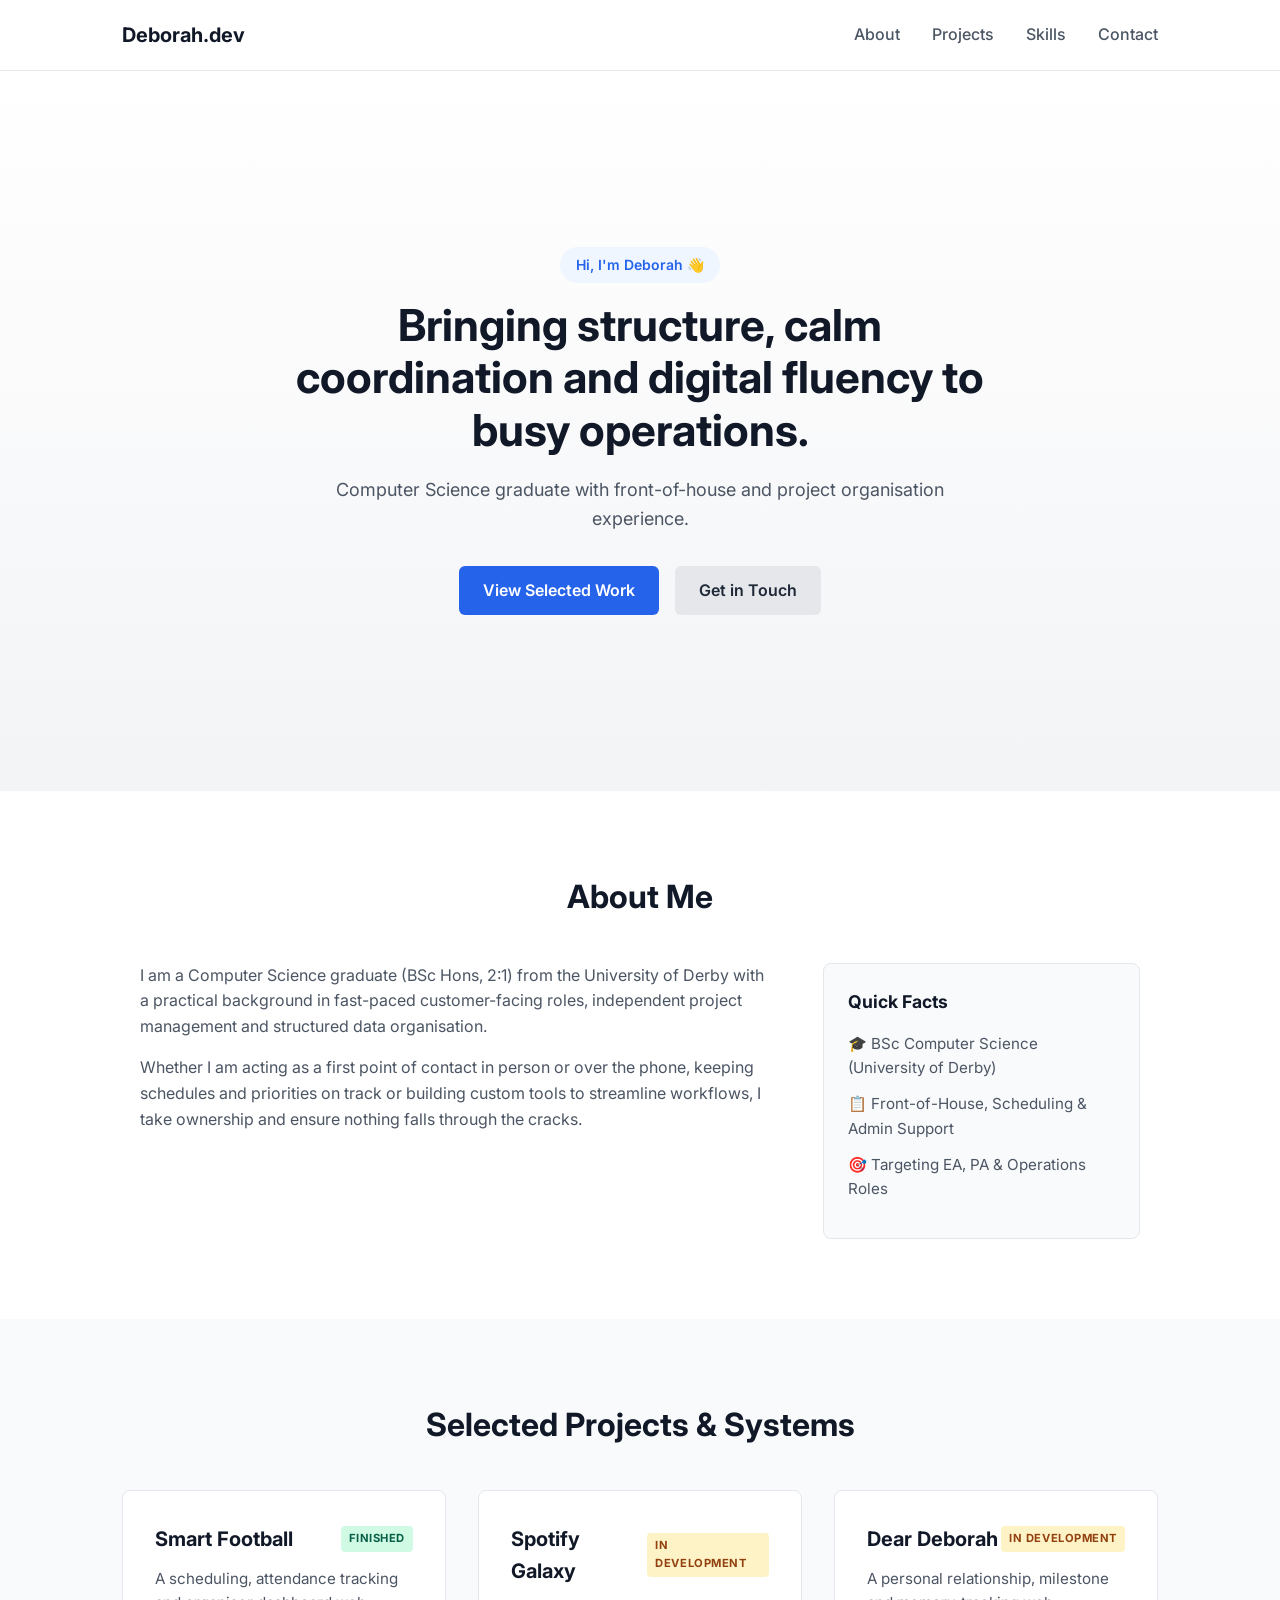
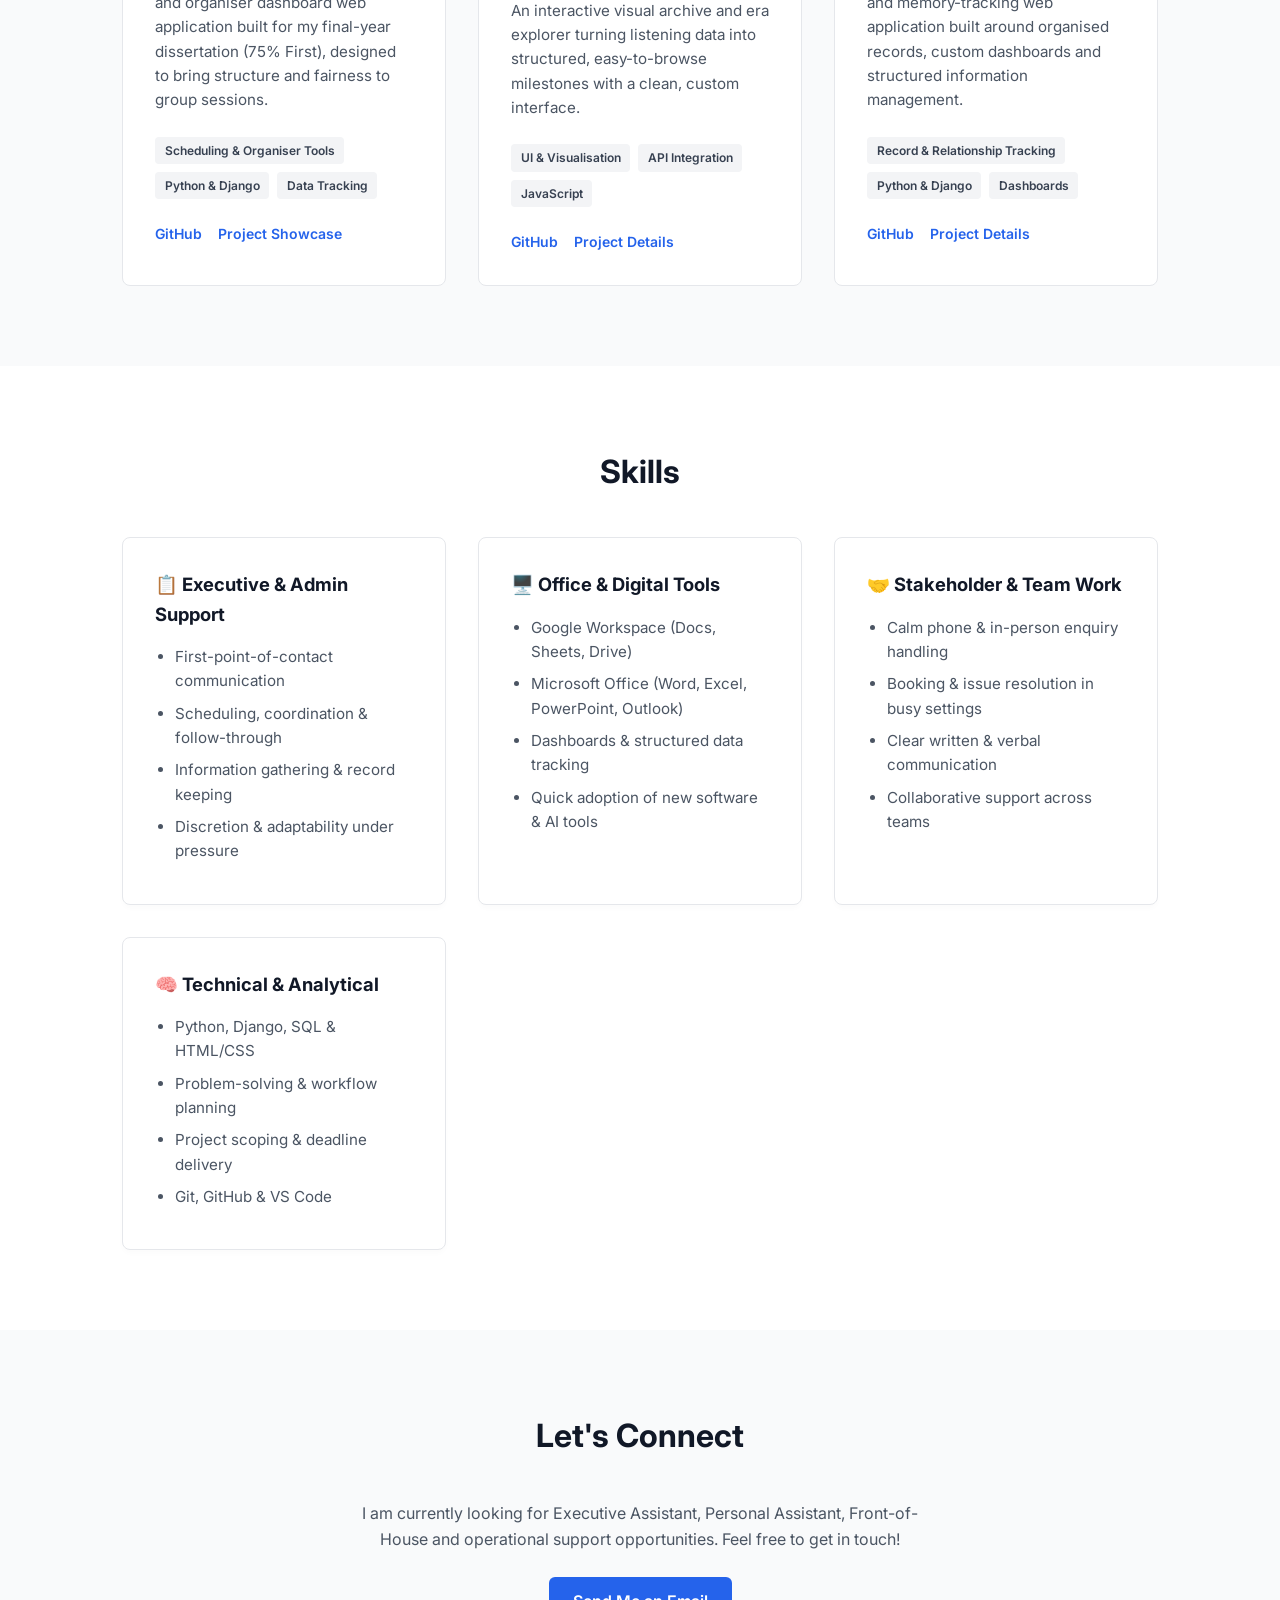
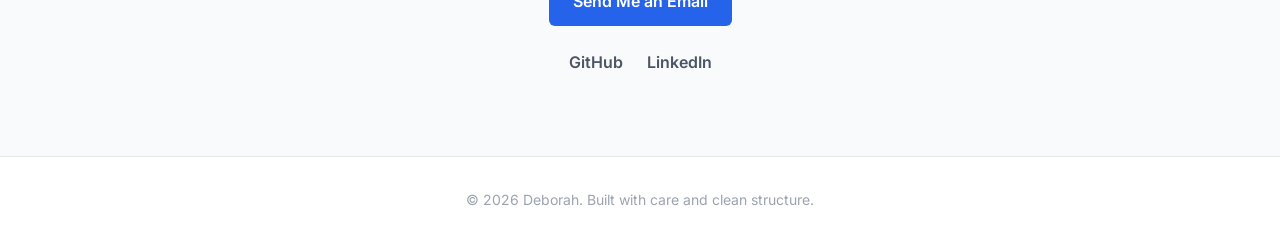
<file: index.html>
<!DOCTYPE html>
<html lang="en">
<head>
    <meta charset="UTF-8">
    <meta name="viewport" content="width=device-width, initial-scale=1.0">
    <title>Deborah | Executive & Personal Assistant | Operations & Digital Support</title>
    <link rel="stylesheet" href="style.css">
    <!-- Google Fonts -->
    <link rel="preconnect" href="https://fonts.googleapis.com">
    <link rel="preconnect" href="https://fonts.gstatic.com" crossorigin>
    <link href="https://fonts.googleapis.com/css2?family=Inter:wght@300;400;500;600;700&display=swap" rel="stylesheet">
</head>
<body>

    <!-- Navigation -->
    <header>
        <nav class="navbar">
            <a href="index.html" class="logo">Deborah.dev</a>
            <ul class="nav-links">
                <li><a href="index.html#about">About</a></li>
                <li><a href="index.html#projects">Projects</a></li>
                <li><a href="index.html#skills">Skills</a></li>
                <li><a href="index.html#contact">Contact</a></li>
            </ul>
        </nav>
    </header>

    <!-- Hero Section -->
    <section class="hero">
        <div class="hero-content">
            <span class="greeting">Hi, I'm Deborah 👋</span>
            <h1>Bringing structure, calm coordination and digital fluency to busy operations.</h1>
            <p>Computer Science graduate with front-of-house and project organisation experience.</p>
            <div class="hero-buttons">
                <a href="#projects" class="btn primary">View Selected Work</a>
                <a href="#contact" class="btn secondary">Get in Touch</a>
            </div>
        </div>
    </section>

    <!-- About Section -->
    <section id="about" class="about">
        <div class="container">
            <h2>About Me</h2>
            <div class="about-grid">
                <div class="about-text">
                    <p>I am a Computer Science graduate (BSc Hons, 2:1) from the University of Derby with a practical background in fast-paced customer-facing roles, independent project management and structured data organisation.</p>
                    <p>Whether I am acting as a first point of contact in person or over the phone, keeping schedules and priorities on track or building custom tools to streamline workflows, I take ownership and ensure nothing falls through the cracks.</p>
                </div>
                <div class="quick-facts">
                    <h3>Quick Facts</h3>
                    <ul>
                        <li>🎓 BSc Computer Science (University of Derby)</li>
                        <li>📋 Front-of-House, Scheduling & Admin Support</li>
                        <li>🎯 Targeting EA, PA & Operations Roles</li>
                    </ul>
                </div>
            </div>
        </div>
    </section>

    <!-- Projects Section -->
    <section id="projects" class="projects">
        <div class="container">
            <h2>Selected Projects & Systems</h2>
            <div class="project-grid">
                
                <!-- Project 1: Smart Football -->
                <div class="project-card">
                    <div class="project-info">
                        <div class="project-header-row">
                            <h3>Smart Football</h3>
                            <span class="status-badge finished">Finished</span>
                        </div>
                        <p>A scheduling, attendance tracking and organiser dashboard web application built for my final-year dissertation (75% First), designed to bring structure and fairness to group sessions.</p>
                        <div class="tech-tags">
                            <span>Scheduling & Organiser Tools</span>
                            <span>Python & Django</span>
                            <span>Data Tracking</span>
                        </div>
                        <div class="project-links">
                            <a href="https://github.com/opeowolabi03/smart-football" target="_blank">GitHub</a>
                            <a href="smart-football.html">Project Showcase</a>
                        </div>
                    </div>
                </div>

                <!-- Project 2: Spotify Galaxy -->
                <div class="project-card">
                    <div class="project-info">
                        <div class="project-header-row">
                            <h3>Spotify Galaxy</h3>
                            <span class="status-badge wip">In Development</span>
                        </div>
                        <p>An interactive visual archive and era explorer turning listening data into structured, easy-to-browse milestones with a clean, custom interface.</p>
                        <div class="tech-tags">
                            <span>UI & Visualisation</span>
                            <span>API Integration</span>
                            <span>JavaScript</span>
                        </div>
                        <div class="project-links">
                            <a href="https://github.com/opeowolabi03/spotify-galaxy" target="_blank">GitHub</a>
                            <a href="spotify-galaxy.html">Project Details</a>
                        </div>
                    </div>
                </div>

                <!-- Project 3: Dear Deborah -->
                <div class="project-card">
                    <div class="project-info">
                        <div class="project-header-row">
                            <h3>Dear Deborah</h3>
                            <span class="status-badge wip">In Development</span>
                        </div>
                        <p>A personal relationship, milestone and memory-tracking web application built around organised records, custom dashboards and structured information management.</p>
                        <div class="tech-tags">
                            <span>Record & Relationship Tracking</span>
                            <span>Python & Django</span>
                            <span>Dashboards</span>
                        </div>
                        <div class="project-links">
                            <a href="https://github.com/opeowolabi03/deardeborah" target="_blank">GitHub</a>
                            <a href="deardeborah.html">Project Details</a>
                        </div>
                    </div>
                </div>

            </div>
        </div>
    </section>

    <!-- Skills Section -->
    <section id="skills" class="skills">
        <div class="container">
            <h2>Skills</h2>
            <div class="skills-grid-clean">
                
                <div class="skill-box">
                    <h3>📋 Executive & Admin Support</h3>
                    <ul>
                        <li>First-point-of-contact communication</li>
                        <li>Scheduling, coordination & follow-through</li>
                        <li>Information gathering & record keeping</li>
                        <li>Discretion & adaptability under pressure</li>
                    </ul>
                </div>

                <div class="skill-box">
                    <h3>🖥️ Office & Digital Tools</h3>
                    <ul>
                        <li>Google Workspace (Docs, Sheets, Drive)</li>
                        <li>Microsoft Office (Word, Excel, PowerPoint, Outlook)</li>
                        <li>Dashboards & structured data tracking</li>
                        <li>Quick adoption of new software & AI tools</li>
                    </ul>
                </div>

                <div class="skill-box">
                    <h3>🤝 Stakeholder & Team Work</h3>
                    <ul>
                        <li>Calm phone & in-person enquiry handling</li>
                        <li>Booking & issue resolution in busy settings</li>
                        <li>Clear written & verbal communication</li>
                        <li>Collaborative support across teams</li>
                    </ul>
                </div>

                <div class="skill-box">
                    <h3>🧠 Technical & Analytical</h3>
                    <ul>
                        <li>Python, Django, SQL & HTML/CSS</li>
                        <li>Problem-solving & workflow planning</li>
                        <li>Project scoping & deadline delivery</li>
                        <li>Git, GitHub & VS Code</li>
                    </ul>
                </div>

            </div>
        </div>
    </section>

    <!-- Contact Section -->
    <section id="contact" class="contact">
        <div class="container">
            <h2>Let's Connect</h2>
            <p>I am currently looking for Executive Assistant, Personal Assistant, Front-of-House and operational support opportunities. Feel free to get in touch!</p>
            <a href="mailto:deborahopeowolabi@gmail.com" class="btn primary">Send Me an Email</a>
            <div class="social-links">
                <a href="https://github.com/opeowolabi03" target="_blank">GitHub</a>
                <a href="https://www.linkedin.com/in/deborah-o-ba8a19271/" target="_blank">LinkedIn</a>
            </div>
        </div>
    </section>

    <!-- Footer -->
    <footer>
        <p>&copy; 2026 Deborah. Built with care and clean structure.</p>
    </footer>

</body>
</html>
</file>
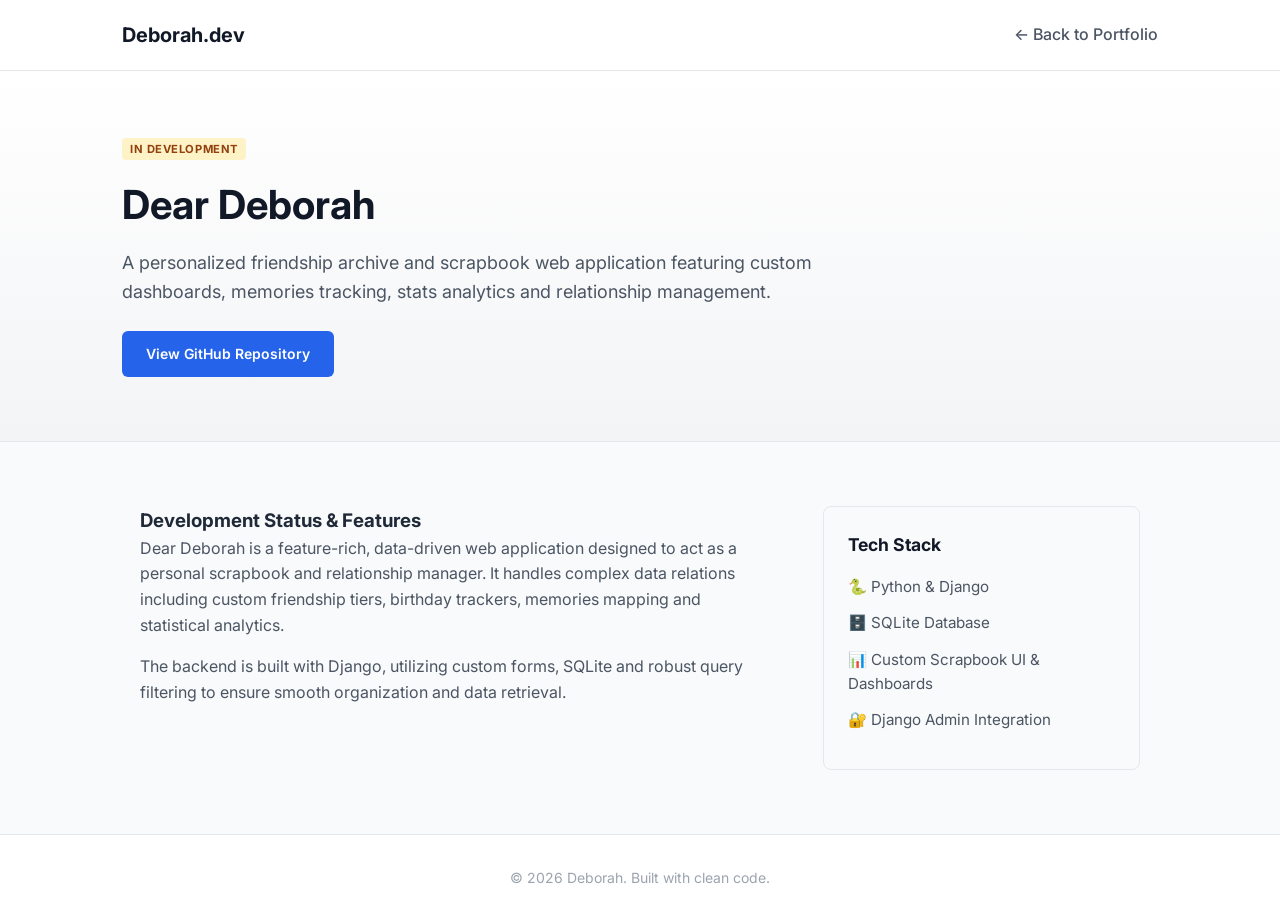
<file: deardeborah.html>
<!DOCTYPE html>
<html lang="en">
<head>
    <meta charset="UTF-8">
    <meta name="viewport" content="width=device-width, initial-scale=1.0">
    <title>Dear Deborah | Project Details</title>
    <link rel="stylesheet" href="style.css">
    <link href="https://fonts.googleapis.com/css2?family=Inter:wght@300;400;500;600;700&display=swap" rel="stylesheet">
</head>
<body>

    <header>
        <nav class="navbar">
            <a href="index.html" class="logo">Deborah.dev</a>
            <ul class="nav-links">
                <li><a href="index.html">← Back to Portfolio</a></li>
            </ul>
        </nav>
    </header>

    <section class="project-detail-hero">
        <div class="container">
            <span class="status-badge wip">In Development</span>
            <h1>Dear Deborah</h1>
            <p>A personalized friendship archive and scrapbook web application featuring custom dashboards, memories tracking, stats analytics and relationship management.</p>
            <div class="project-links" style="margin-top: 1.5rem;">
                <a href="https://github.com/deborahdevo/deardeborah" target="_blank" class="btn primary">View GitHub Repository</a>
            </div>
        </div>
    </section>

    <section class="container" style="padding: 4rem 2rem;">
        <div class="about-grid">
            <div class="about-text">
                <h3>Development Status & Features</h3>
                <p>Dear Deborah is a feature-rich, data-driven web application designed to act as a personal scrapbook and relationship manager. It handles complex data relations including custom friendship tiers, birthday trackers, memories mapping and statistical analytics.</p>
                <p>The backend is built with Django, utilizing custom forms, SQLite and robust query filtering to ensure smooth organization and data retrieval.</p>
            </div>
            <div class="quick-facts">
                <h3>Tech Stack</h3>
                <ul>
                    <li>🐍 Python & Django</li>
                    <li>🗄️ SQLite Database</li>
                    <li>📊 Custom Scrapbook UI & Dashboards</li>
                    <li>🔐 Django Admin Integration</li>
                </ul>
            </div>
        </div>
    </section>

    <footer>
        <p>&copy; 2026 Deborah. Built with clean code.</p>
    </footer>

</body>
</html>
</file>
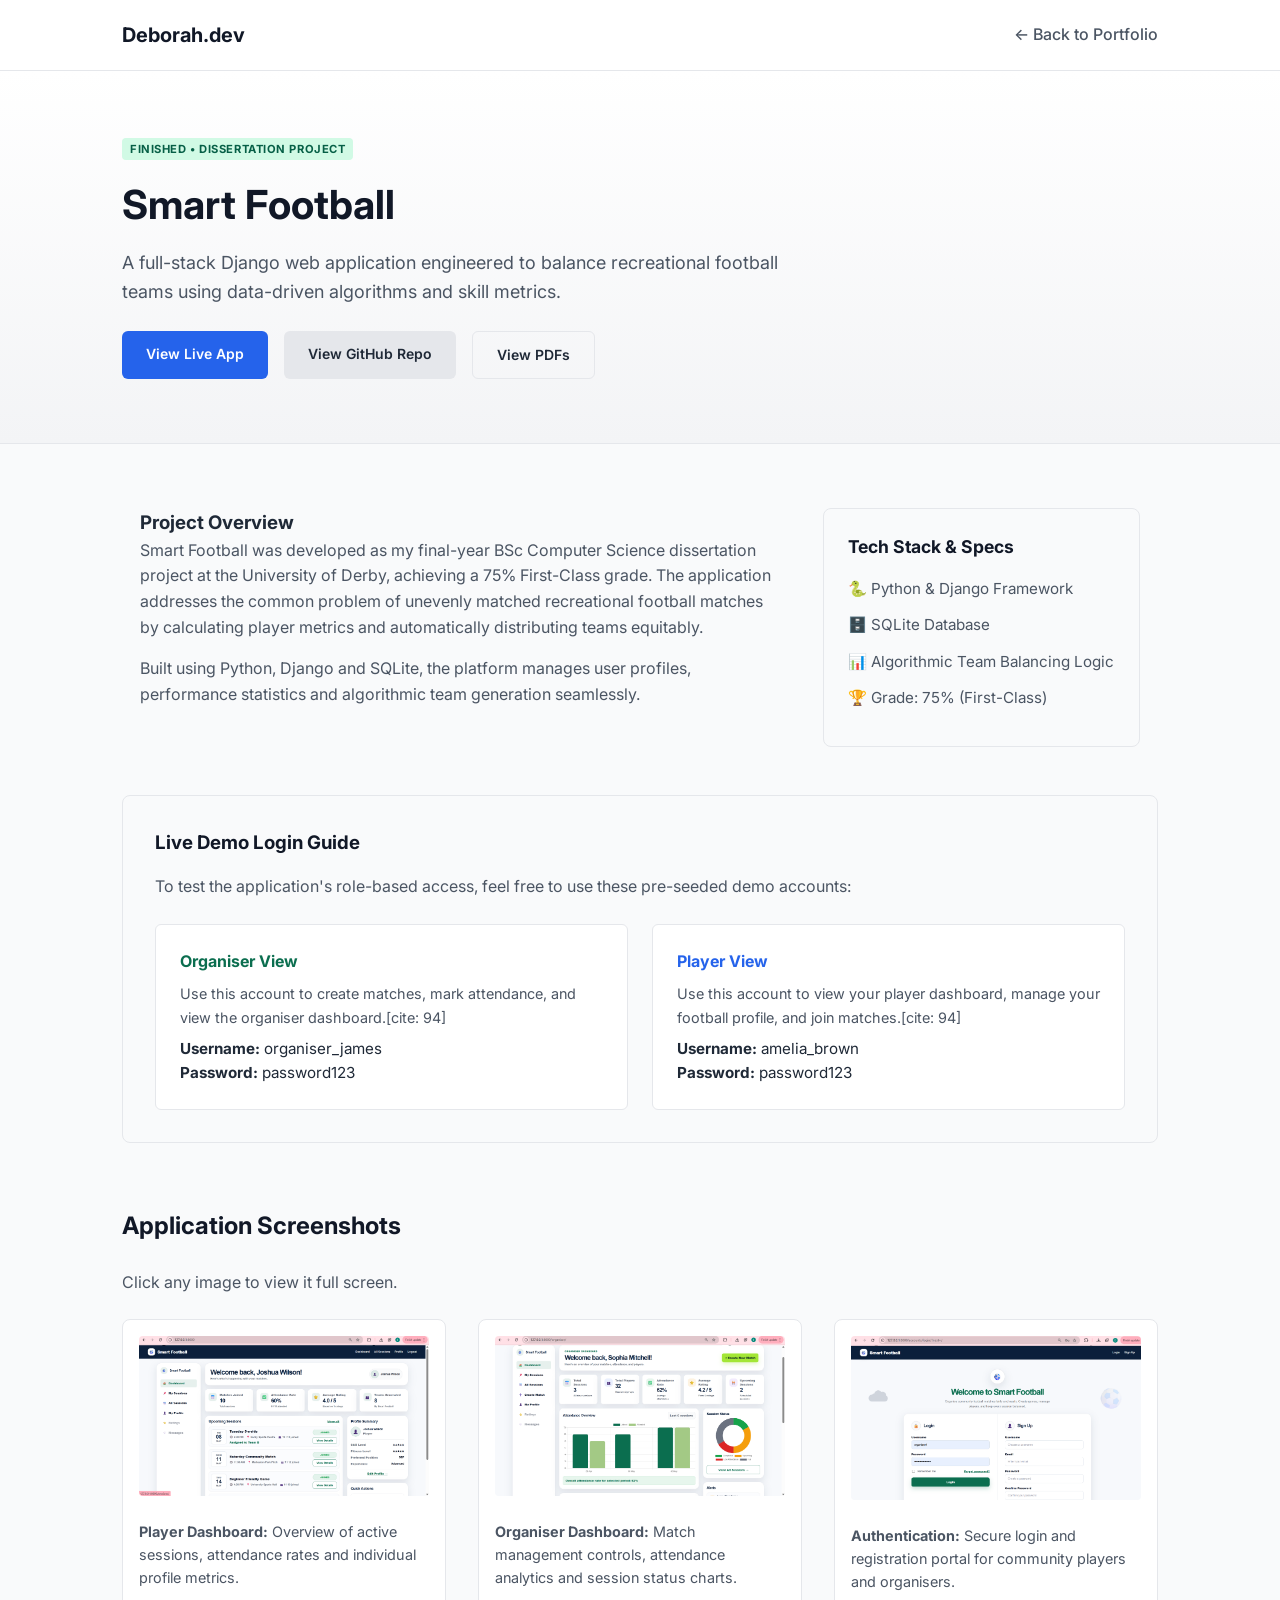
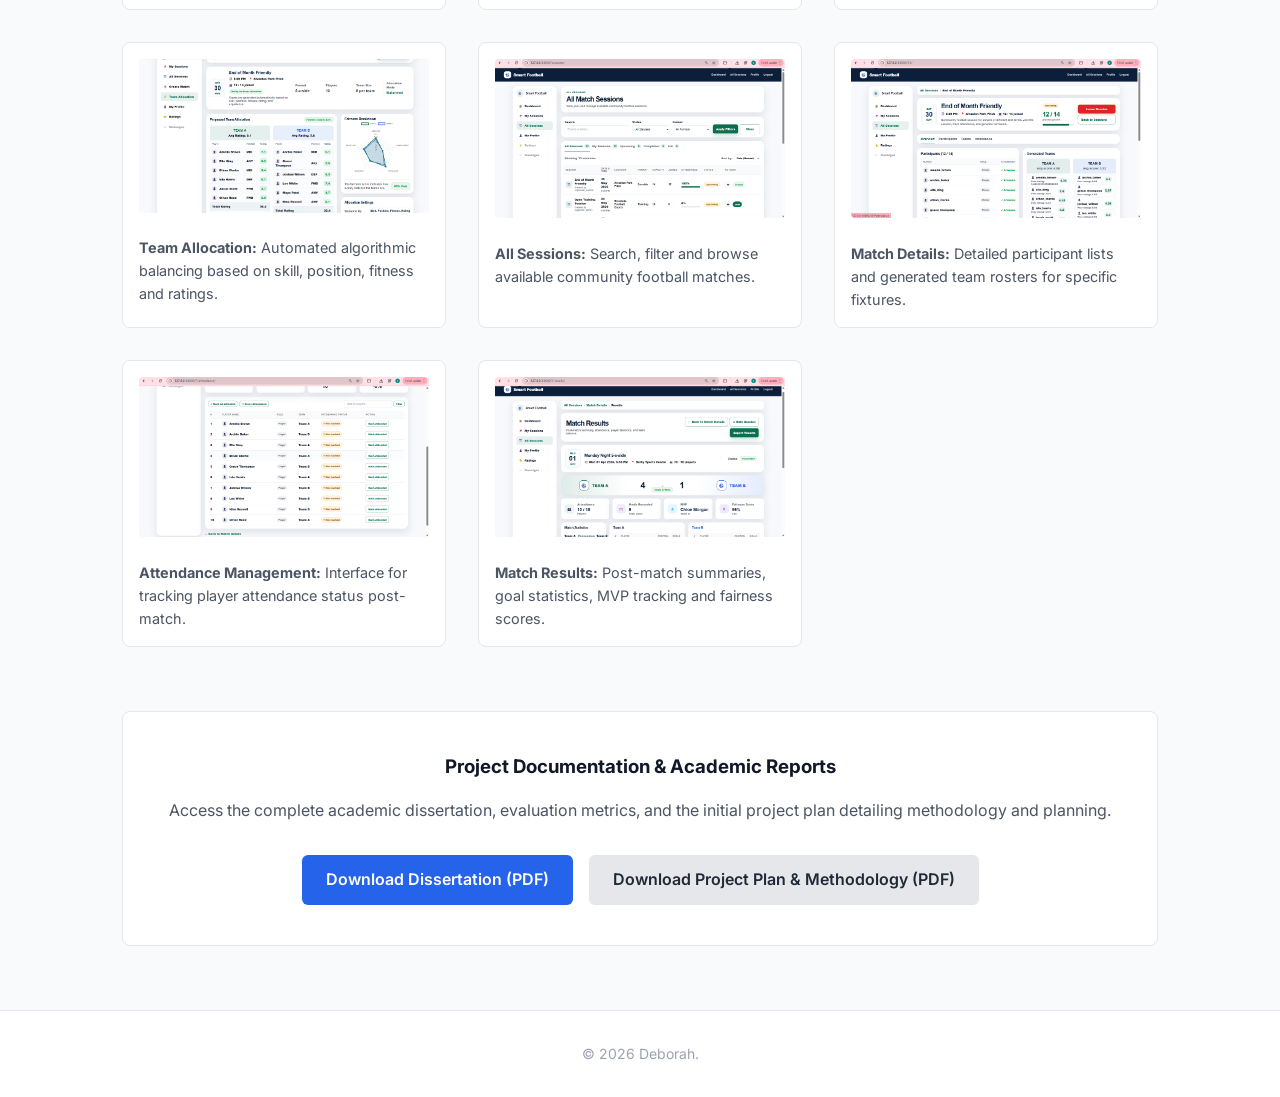
<file: smart-football.html>
<!DOCTYPE html>
<html lang="en">
<head>
    <meta charset="UTF-8">
    <meta name="viewport" content="width=device-width, initial-scale=1.0">
    <title>Smart Football | Project Showcase</title>
    <link rel="stylesheet" href="style.css">
    <link href="https://fonts.googleapis.com/css2?family=Inter:wght@300;400;500;600;700&display=swap" rel="stylesheet">
</head>
<body>
    <!-- Navigation -->
    <header>
        <nav class="navbar">
            <a href="index.html" class="logo">Deborah.dev</a>
            <ul class="nav-links">
                <li><a href="index.html">← Back to Portfolio</a></li>
            </ul>
        </nav>
    </header>

    <!-- Project Detail Header -->
    <section class="project-detail-hero">
        <div class="container">
            <span class="status-badge finished">Finished • Dissertation Project</span>
            <h1>Smart Football</h1>
            <p>A full-stack Django web application engineered to balance recreational football teams using data-driven algorithms and skill metrics.</p>
            <div class="project-links" style="margin-top: 1.5rem;">
                <a href="https://smart-football-bh66.onrender.com" target="_blank" class="btn primary">View Live App</a>
                <a href="https://github.com/opeowolabi03/smart-football" target="_blank" class="btn secondary">View GitHub Repo</a>
                <a href="#documents" class="btn secondary" style="background-color: transparent; border: 1px solid #e5e7eb;">View PDFs</a>
            </div>
        </div>
    </section>

    <!-- Project Overview & Details -->
    <section class="container" style="padding: 4rem 2rem;">
        <div class="about-grid" style="margin-bottom: 3rem;">
            <div class="about-text">
                <h3>Project Overview</h3>
                <p>Smart Football was developed as my final-year BSc Computer Science dissertation project at the University of Derby, achieving a 75% First-Class grade. The application addresses the common problem of unevenly matched recreational football matches by calculating player metrics and automatically distributing teams equitably.</p>
                <p>Built using Python, Django and SQLite, the platform manages user profiles, performance statistics and algorithmic team generation seamlessly.</p>
            </div>
            <div class="quick-facts">
                <h3>Tech Stack & Specs</h3>
                <ul>
                    <li>🐍 Python & Django Framework</li>
                    <li>🗄️ SQLite Database</li>
                    <li>📊 Algorithmic Team Balancing Logic</li>
                    <li>🏆 Grade: 75% (First-Class)</li>
                </ul>
            </div>
        </div>

        <!-- Demo Login Guide Section -->
        <div id="demo-guide" style="margin-bottom: 4rem; background: #f9fafb; padding: 2rem; border-radius: 8px; border: 1px solid #e5e7eb;">
            <h3 style="margin-bottom: 1rem; color: #111827;">Live Demo Login Guide</h3>
            <p style="color: #4b5563; margin-bottom: 1.5rem;">To test the application's role-based access, feel free to use these pre-seeded demo accounts:</p>
            <div style="display: grid; grid-template-columns: repeat(auto-fit, minmax(280px, 1fr)); gap: 1.5rem;">
                <div style="background: #ffffff; padding: 1.5rem; border-radius: 6px; border: 1px solid #e5e7eb;">
                    <h4 style="color: #0B6E4F; margin-bottom: 0.5rem;">Organiser View</h4>
                    <p style="font-size: 0.9rem; color: #4b5563; margin-bottom: 0.5rem;">Use this account to create matches, mark attendance, and view the organiser dashboard.[cite: 94]</p>
                    <ul style="list-style: none; font-size: 0.95rem;">
                        <li><strong>Username:</strong> organiser_james</li>
                        <li><strong>Password:</strong> password123</li>
                    </ul>
                </div>
                <div style="background: #ffffff; padding: 1.5rem; border-radius: 6px; border: 1px solid #e5e7eb;">
                    <h4 style="color: #2563EB; margin-bottom: 0.5rem;">Player View</h4>
                    <p style="font-size: 0.9rem; color: #4b5563; margin-bottom: 0.5rem;">Use this account to view your player dashboard, manage your football profile, and join matches.[cite: 94]</p>
                    <ul style="list-style: none; font-size: 0.95rem;">
                        <li><strong>Username:</strong> amelia_brown</li>
                        <li><strong>Password:</strong> password123</li>
                    </ul>
                </div>
            </div>
        </div>

        <!-- Screenshot Gallery Section -->
        <h3 style="margin-bottom: 1.5rem; font-size: 1.5rem; color: #111827;">Application Screenshots</h3>
        <p style="color: #4b5563; margin-bottom: 1.5rem;">Click any image to view it full screen.</p>
        <div class="screenshot-grid">
            <div class="screenshot-card" onclick="openModal(this)">
                <img src="images/player-dashboard.png" alt="Player Dashboard">
                <p><strong>Player Dashboard:</strong> Overview of active sessions, attendance rates and individual profile metrics.</p>
            </div>
            <div class="screenshot-card" onclick="openModal(this)">
                <img src="images/organiser-dashboard.png" alt="Organiser Dashboard">
                <p><strong>Organiser Dashboard:</strong> Match management controls, attendance analytics and session status charts.</p>
            </div>
            <div class="screenshot-card" onclick="openModal(this)">
                <img src="images/login-page.png" alt="Login and Signup Page">
                <p><strong>Authentication:</strong> Secure login and registration portal for community players and organisers.</p>
            </div>
            <div class="screenshot-card" onclick="openModal(this)">
                <img src="images/team-allocation.png" alt="Team Allocation Page">
                <p><strong>Team Allocation:</strong> Automated algorithmic balancing based on skill, position, fitness and ratings.</p>
            </div>
            <div class="screenshot-card" onclick="openModal(this)">
                <img src="images/all-sessions.png" alt="All Sessions Page">
                <p><strong>All Sessions:</strong> Search, filter and browse available community football matches.</p>
            </div>
            <div class="screenshot-card" onclick="openModal(this)">
                <img src="images/match-details.png" alt="Match Details Page">
                <p><strong>Match Details:</strong> Detailed participant lists and generated team rosters for specific fixtures.</p>
            </div>
            <div class="screenshot-card" onclick="openModal(this)">
                <img src="images/attendance-management.png" alt="Attendance Management Page">
                <p><strong>Attendance Management:</strong> Interface for tracking player attendance status post-match.</p>
            </div>
            <div class="screenshot-card" onclick="openModal(this)">
                <img src="images/match-results.png" alt="Match Results Page">
                <p><strong>Match Results:</strong> Post-match summaries, goal statistics, MVP tracking and fairness scores.</p>
            </div>
        </div>

        <!-- Documentation & PDF Links Section -->
        <div id="documents" style="margin-top: 4rem; background: #ffffff; padding: 2.5rem; border-radius: 8px; border: 1px solid #e5e7eb; text-align: center;">
            <h3 style="margin-bottom: 1rem; color: #111827;">Project Documentation & Academic Reports</h3>
            <p style="color: #4b5563; margin-bottom: 2rem;">Access the complete academic dissertation, evaluation metrics, and the initial project plan detailing methodology and planning.</p>
            
            <div style="display: flex; gap: 1rem; justify-content: center; flex-wrap: wrap;">
                <a href="smart-football-diss.pdf" target="_blank" class="btn primary">Download Dissertation (PDF)</a>
                <a href="6CM995 Project Plan 100685951.pdf" target="_blank" class="btn secondary">Download Project Plan & Methodology (PDF)</a>
            </div>
        </div>
    </section>

    <!-- Full-Screen Modal Viewer -->
    <div id="imageModal" class="modal" onclick="closeModal()">
        <span class="close-modal">&times;</span>
        <img class="modal-content" id="modalImg">
    </div>

    <!-- Footer -->
    <footer>
        <p>&copy; 2026 Deborah.</p>
    </footer>

    <script src="script.js"></script>
</body>
</html>
</file>
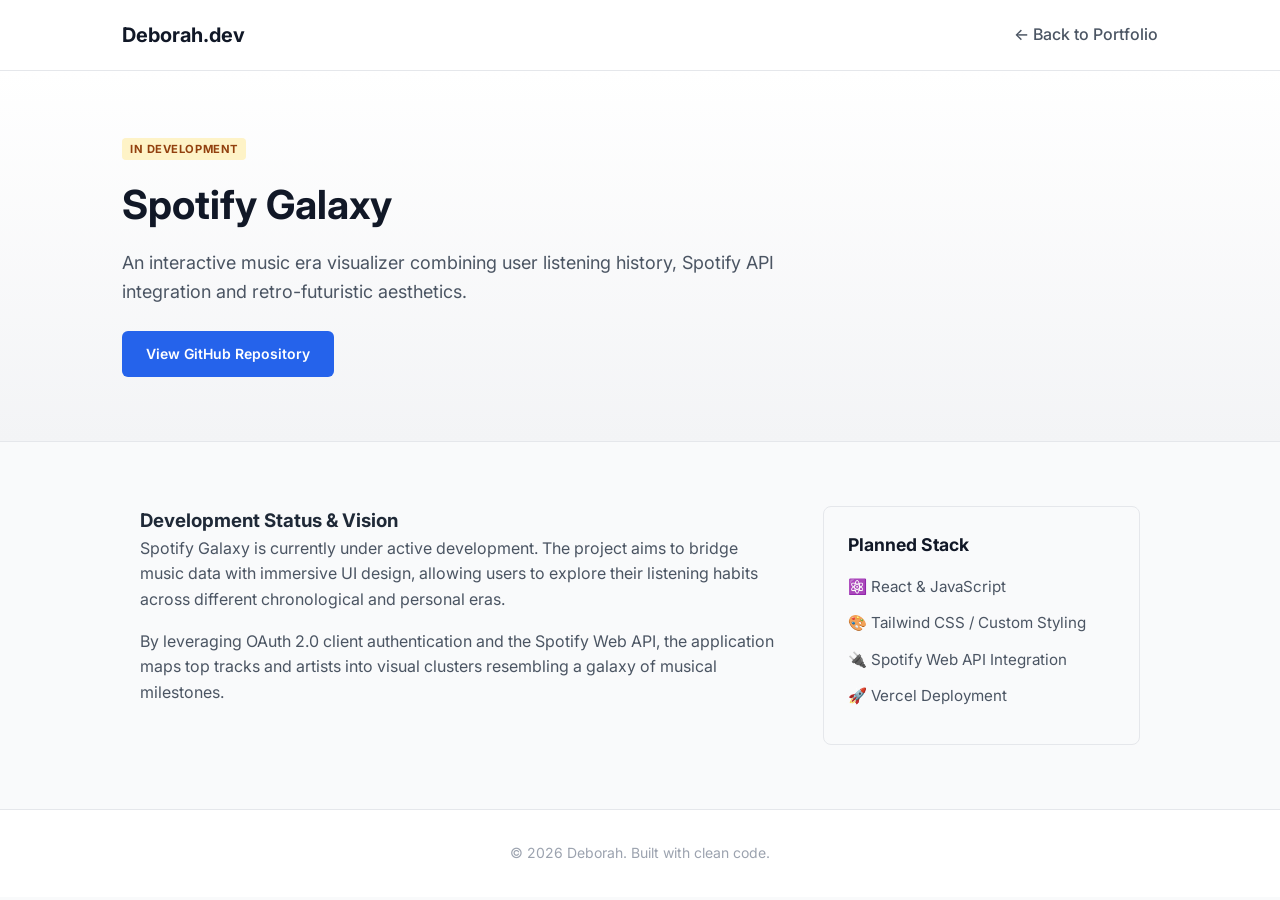
<file: spotify-galaxy.html>
<!DOCTYPE html>
<html lang="en">
<head>
    <meta charset="UTF-8">
    <meta name="viewport" content="width=device-width, initial-scale=1.0">
    <title>Spotify Galaxy | Project Details</title>
    <link rel="stylesheet" href="style.css">
    <link href="https://fonts.googleapis.com/css2?family=Inter:wght@300;400;500;600;700&display=swap" rel="stylesheet">
</head>
<body>

    <header>
        <nav class="navbar">
            <a href="index.html" class="logo">Deborah.dev</a>
            <ul class="nav-links">
                <li><a href="index.html">← Back to Portfolio</a></li>
            </ul>
        </nav>
    </header>

    <section class="project-detail-hero">
        <div class="container">
            <span class="status-badge wip">In Development</span>
            <h1>Spotify Galaxy</h1>
            <p>An interactive music era visualizer combining user listening history, Spotify API integration and retro-futuristic aesthetics.</p>
            <div class="project-links" style="margin-top: 1.5rem;">
                <a href="https://github.com/deborahdevo/spotify-galaxy" target="_blank" class="btn primary">View GitHub Repository</a>
            </div>
        </div>
    </section>

    <section class="container" style="padding: 4rem 2rem;">
        <div class="about-grid">
            <div class="about-text">
                <h3>Development Status & Vision</h3>
                <p>Spotify Galaxy is currently under active development. The project aims to bridge music data with immersive UI design, allowing users to explore their listening habits across different chronological and personal eras.</p>
                <p>By leveraging OAuth 2.0 client authentication and the Spotify Web API, the application maps top tracks and artists into visual clusters resembling a galaxy of musical milestones.</p>
            </div>
            <div class="quick-facts">
                <h3>Planned Stack</h3>
                <ul>
                    <li>⚛️ React & JavaScript</li>
                    <li>🎨 Tailwind CSS / Custom Styling</li>
                    <li>🔌 Spotify Web API Integration</li>
                    <li>🚀 Vercel Deployment</li>
                </ul>
            </div>
        </div>
    </section>

    <footer>
        <p>&copy; 2026 Deborah. Built with clean code.</p>
    </footer>

</body>
</html>
</file>
<file: style.css>
/* Reset and Base Styles */
* {
    margin: 0;
    padding: 0;
    box-sizing: border-box;
}

body {
    font-family: 'Inter', sans-serif;
    color: #1f2937;
    background-color: #f9fafb;
    line-height: 1.6;
}

.container {
    max-width: 1100px;
    margin: 0 auto;
    padding: 0 2rem;
}

section {
    padding: 5rem 2rem;
}

/* Navigation */
header {
    background: #ffffff;
    border-bottom: 1px solid #e5e7eb;
    position: sticky;
    top: 0;
    z-index: 100;
}

.navbar {
    max-width: 1100px;
    margin: 0 auto;
    display: flex;
    justify-content: space-between;
    align-items: center;
    padding: 1.2rem 2rem;
}

.logo {
    font-weight: 700;
    font-size: 1.25rem;
    color: #111827;
    text-decoration: none;
}

.nav-links {
    list-style: none;
    display: flex;
    gap: 2rem;
}

.nav-links a {
    text-decoration: none;
    color: #4b5563;
    font-weight: 500;
    transition: color 0.2s;
}

.nav-links a:hover {
    color: #2563eb;
}

/* Hero Section */
.hero {
    min-height: 80vh;
    display: flex;
    align-items: center;
    justify-content: center;
    text-align: center;
    background: linear-gradient(to bottom, #ffffff, #f3f4f6);
}

.hero-content {
    max-width: 700px;
}

.greeting {
    display: inline-block;
    background: #eff6ff;
    color: #2563eb;
    padding: 0.4rem 1rem;
    border-radius: 50px;
    font-weight: 600;
    font-size: 0.875rem;
    margin-bottom: 1rem;
}

.hero h1 {
    font-size: 2.75rem;
    font-weight: 700;
    color: #111827;
    margin-bottom: 1.2rem;
    line-height: 1.2;
}

.hero p {
    font-size: 1.125rem;
    color: #4b5563;
    margin-bottom: 2rem;
}

.hero-buttons {
    display: flex;
    gap: 1rem;
    justify-content: center;
}

/* Buttons */
.btn {
    display: inline-block;
    padding: 0.75rem 1.5rem;
    border-radius: 6px;
    font-weight: 600;
    text-decoration: none;
    transition: background-color 0.2s, transform 0.1s;
}

.btn.primary {
    background-color: #2563eb;
    color: #ffffff;
}

.btn.primary:hover {
    background-color: #1d4ed8;
}

.btn.secondary {
    background-color: #e5e7eb;
    color: #1f2937;
}

.btn.secondary:hover {
    background-color: #d1d5db;
}

/* About Section */
.about {
    background: #ffffff;
}

.about h2, .projects h2, .skills h2, .contact h2 {
    font-size: 2rem;
    margin-bottom: 2.5rem;
    text-align: center;
    color: #111827;
}

.about-grid {
    display: grid;
    grid-template-columns: 2fr 1fr;
    gap: 3rem;
    max-width: 1000px;
    margin: 0 auto;
}

.about-text p {
    margin-bottom: 1rem;
    color: #4b5563;
}

.quick-facts {
    background: #f9fafb;
    padding: 1.5rem;
    border-radius: 8px;
    border: 1px solid #e5e7eb;
}

.quick-facts h3 {
    font-size: 1.1rem;
    margin-bottom: 1rem;
    color: #111827;
}

.quick-facts ul {
    list-style: none;
}

.quick-facts li {
    margin-bottom: 0.75rem;
    font-size: 0.95rem;
    color: #4b5563;
}

/* Projects Section */
.project-grid {
    display: grid;
    grid-template-columns: repeat(auto-fit, minmax(300px, 1fr));
    gap: 2rem;
    max-width: 1100px;
    margin: 0 auto;
}

.project-card {
    background: #ffffff;
    border: 1px solid #e5e7eb;
    border-radius: 8px;
    padding: 2rem;
    display: flex;
    flex-direction: column;
    justify-content: space-between;
    transition: transform 0.2s, box-shadow 0.2s;
}

.project-card:hover {
    transform: translateY(-4px);
    box-shadow: 0 10px 15px -3px rgba(0, 0, 0, 0.05);
}

.project-header-row {
    display: flex;
    justify-content: space-between;
    align-items: center;
    margin-bottom: 0.75rem;
}

.project-header-row h3 {
    font-size: 1.25rem;
    color: #111827;
    margin-bottom: 0;
}

.status-badge {
    font-size: 0.7rem;
    font-weight: 700;
    padding: 0.25rem 0.5rem;
    border-radius: 4px;
    text-transform: uppercase;
    letter-spacing: 0.05em;
}

.status-badge.finished {
    background-color: #d1fae5;
    color: #065f46;
}

.status-badge.wip {
    background-color: #fef3c7;
    color: #92400e;
}

.project-info p {
    color: #4b5563;
    font-size: 0.95rem;
    margin-bottom: 1.5rem;
}

.tech-tags {
    display: flex;
    flex-wrap: wrap;
    gap: 0.5rem;
    margin-bottom: 1.5rem;
}

.tech-tags span {
    background: #f3f4f6;
    color: #374151;
    font-size: 0.75rem;
    font-weight: 600;
    padding: 0.25rem 0.6rem;
    border-radius: 4px;
}

.project-links {
    display: flex;
    gap: 1rem;
}

.project-links a {
    text-decoration: none;
    font-size: 0.875rem;
    font-weight: 600;
    color: #2563eb;
}

.project-links a:hover {
    text-decoration: underline;
}

/* Skills Section */
.skills {
    background: #ffffff;
}

.skills-grid {
    display: grid;
    grid-template-columns: repeat(auto-fit, minmax(250px, 1fr));
    gap: 2rem;
    max-width: 1000px;
    margin: 0 auto;
}

.skill-category {
    background: #f9fafb;
    padding: 1.5rem;
    border-radius: 8px;
    border: 1px solid #e5e7eb;
}

.skill-category h3 {
    font-size: 1.1rem;
    margin-bottom: 0.5rem;
    color: #111827;
}

.skill-category p {
    color: #4b5563;
    font-size: 0.95rem;
}

/* Contact Section */
.contact {
    text-align: center;
}

.contact p {
    color: #4b5563;
    margin-bottom: 1.5rem;
    max-width: 600px;
    margin-left: auto;
    margin-right: auto;
}

.social-links {
    margin-top: 1.5rem;
    display: flex;
    justify-content: center;
    gap: 1.5rem;
}

.social-links a {
    text-decoration: none;
    color: #4b5563;
    font-weight: 600;
}

.social-links a:hover {
    color: #2563eb;
}

/* Footer */
footer {
    text-align: center;
    padding: 2rem;
    background: #ffffff;
    border-top: 1px solid #e5e7eb;
    color: #9ca3af;
    font-size: 0.875rem;
}

/* Project Detail Pages Styling */
.project-detail-hero {
    background: linear-gradient(to bottom, #ffffff, #f3f4f6);
    padding: 4rem 2rem;
    border-bottom: 1px solid #e5e7eb;
}

.project-detail-hero h1 {
    font-size: 2.5rem;
    font-weight: 700;
    color: #111827;
    margin: 0.75rem 0;
}

.project-detail-hero p {
    font-size: 1.125rem;
    color: #4b5563;
    max-width: 700px;
}

.screenshot-grid {
    display: grid;
    grid-template-columns: repeat(auto-fit, minmax(300px, 1fr));
    gap: 2rem;
}

.screenshot-card {
    background: #ffffff;
    border: 1px solid #e5e7eb;
    border-radius: 8px;
    overflow: hidden;
    padding: 1rem;
}

.image-placeholder {
    width: 100%;
    height: 200px;
    background-color: #e5e7eb;
    display: flex;
    align-items: center;
    justify-content: center;
    color: #6b7280;
    font-weight: 600;
    border-radius: 4px;
    margin-bottom: 1rem;
}

.screenshot-card p {
    font-size: 0.9rem;
    color: #4b5563;
}

/* Responsive */
@media (max-width: 768px) {
    .about-grid {
        grid-template-columns: 1fr;
    }
    .hero h1 {
        font-size: 2.2rem;
    }
}

/* Make screenshot cards look clickable */
.screenshot-card {
    background: #ffffff;
    border: 1px solid #e5e7eb;
    border-radius: 8px;
    overflow: hidden;
    padding: 1rem;
    cursor: pointer;
    transition: transform 0.2s, box-shadow 0.2s;
}

.screenshot-card:hover {
    transform: translateY(-4px);
    box-shadow: 0 10px 15px -3px rgba(0, 0, 0, 0.05);
}

.screenshot-card img {
    width: 100%;
    border-radius: 4px;
    margin-bottom: 1rem;
}

/* Full-Screen Modal Styles */
.modal {
    display: none; 
    position: fixed; 
    z-index: 1000; 
    left: 0;
    top: 0;
    width: 100%; 
    height: 100%; 
    background-color: rgba(0, 0, 0, 0.85); 
    align-items: center;
    justify-content: center;
    padding: 2rem;
}

.modal-content {
    max-width: 90%;
    max-height: 90vh;
    border-radius: 6px;
    box-shadow: 0 20px 25px -5px rgba(0, 0, 0, 0.5);
}

.close-modal {
    position: absolute;
    top: 1.5rem;
    right: 2.5rem;
    color: #ffffff;
    font-size: 3rem;
    font-weight: 300;
    cursor: pointer;
}

.close-modal:hover {
    color: #9ca3af;
}

/* Clean 4-Card Skills Grid */
.skills-grid-clean {
    display: grid;
    grid-template-columns: repeat(auto-fit, minmax(240px, 1fr));
    gap: 2rem;
    max-width: 1100px;
    margin: 0 auto;
}

.skill-box {
    background: #ffffff;
    border: 1px solid #e5e7eb;
    border-radius: 8px;
    padding: 2rem;
    box-shadow: 0 4px 6px -1px rgba(0, 0, 0, 0.02);
}

.skill-box h3 {
    font-size: 1.15rem;
    color: #111827;
    margin-bottom: 1rem;
}

.skill-box ul {
    list-style-type: disc;
    padding-left: 1.25rem;
}

.skill-box li {
    font-size: 0.95rem;
    color: #4b5563;
    margin-bottom: 0.5rem;
}
</file>
